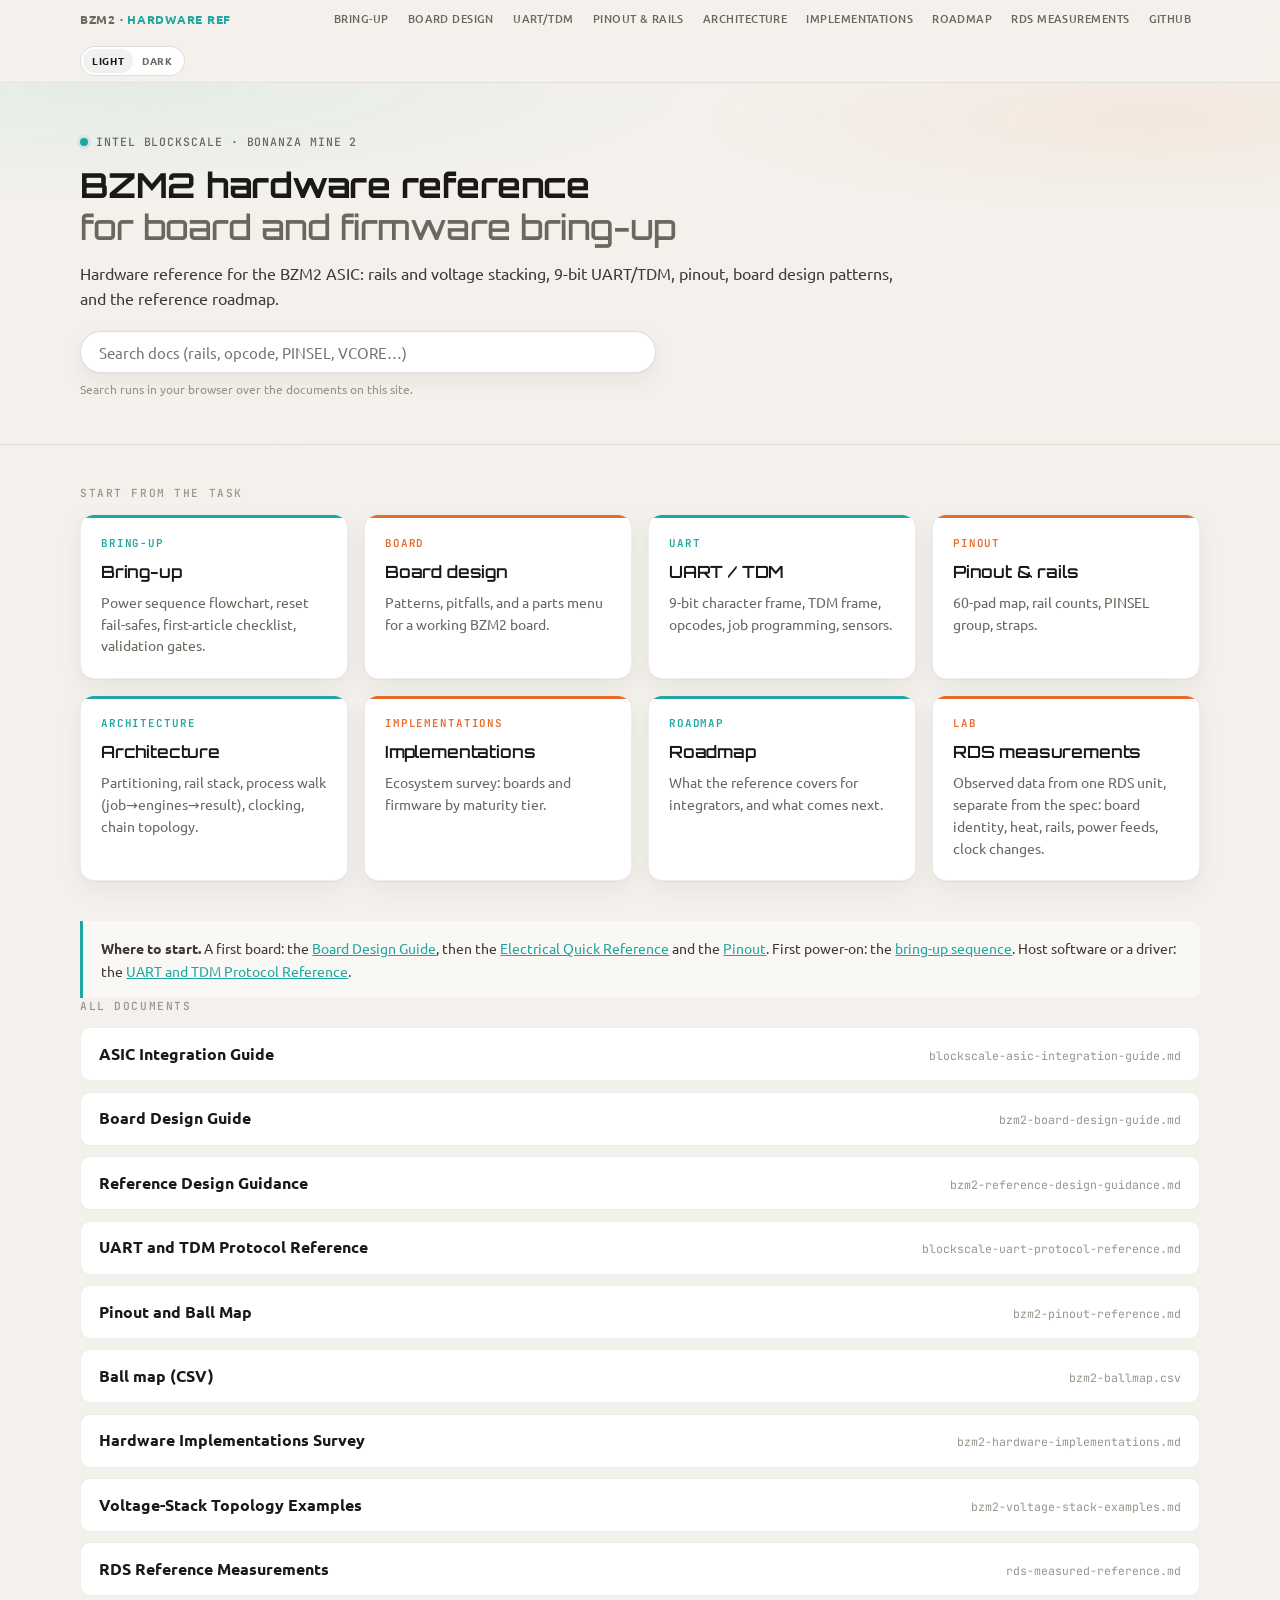
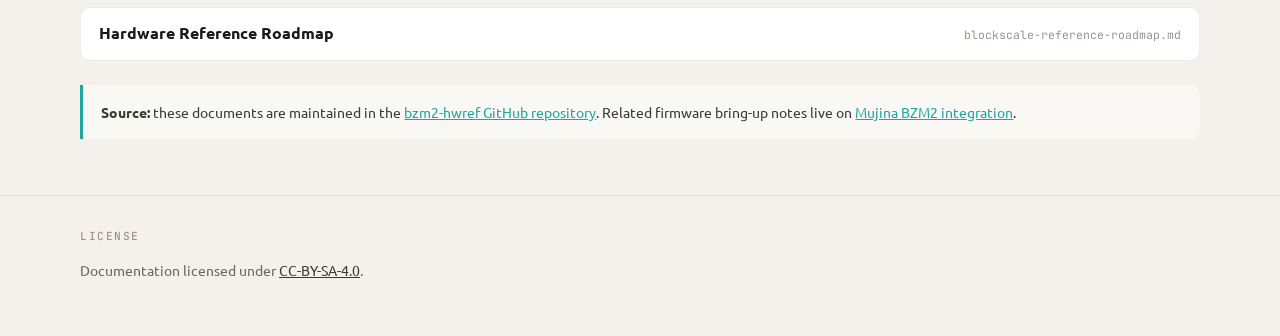
<file: site/index.html>
<!DOCTYPE html>
<html lang="en">
<head>
  <meta charset="utf-8" />
  <meta name="viewport" content="width=device-width, initial-scale=1" />
  <title>BZM2 Hardware Reference</title>
  <meta name="description" content="Task-oriented hardware reference for the Intel Blockscale BZM2 (Bonanza Mine 2) ASIC: bring-up, board design, UART/TDM, pinout, architecture." />
  <link rel="preconnect" href="https://fonts.googleapis.com" />
  <link rel="preconnect" href="https://fonts.gstatic.com" crossorigin />
  <link href="https://fonts.googleapis.com/css2?family=Orbitron:wght@500;600;700&family=Ubuntu:ital,wght@0,300;0,400;0,500;0,700;1,400&family=JetBrains+Mono:wght@400;500;600;700&display=swap" rel="stylesheet" />
  <link rel="stylesheet" href="css/theme.css" />
  <link rel="stylesheet" href="css/styles.css" />
  <script src="js/theme.js"></script>
</head>
<body>
  <nav class="site-nav" aria-label="Section navigation">
    <div class="inner">
      <a class="nav-brand" href="./">BZM2 · <span class="accent">hardware ref</span></a>
      <button type="button" class="nav-menu-toggle" id="nav-menu-toggle" aria-expanded="false" aria-controls="nav-links" aria-label="Open section menu">Menu</button>
      <div class="nav-links" id="nav-links">
        <a href="doc.html?doc=integration#power-up-and-bring-up-sequence" data-task="bring-up">Bring-up</a>
        <a href="doc.html?doc=board" data-task="board">Board design</a>
        <a href="doc.html?doc=uart" data-task="uart">UART/TDM</a>
        <a href="doc.html?doc=pinout" data-task="pinout">Pinout &amp; rails</a>
        <a href="doc.html?doc=integration#asic-at-a-glance" data-task="architecture">Architecture</a>
        <a href="doc.html?doc=implementations" data-task="implementations">Implementations</a>
        <a href="doc.html?doc=roadmap" data-task="roadmap">Roadmap</a>
        <a href="doc.html?doc=rds-measured" data-task="lab">RDS measurements</a>
        <a href="https://github.com/Blockscale-Solutions/bzm2-hwref" rel="noopener noreferrer">GitHub</a>
      </div>
      <div class="theme-toggle" data-theme-toggle role="group" aria-label="Color theme">
        <button type="button" data-theme-value="light">Light</button>
        <button type="button" data-theme-value="dark">Dark</button>
      </div>
    </div>
  </nav>

  <header class="hero">
    <div class="wrap">
      <p class="eyebrow"><span class="dot" aria-hidden="true"></span> Intel Blockscale · Bonanza Mine 2</p>
      <h1>BZM2 hardware reference<br /><span class="t-muted">for board and firmware bring-up</span></h1>
      <p class="hero-sub">
        Hardware reference for the BZM2 ASIC: rails and voltage stacking, 9-bit UART/TDM,
        pinout, board design patterns, and the reference roadmap.
      </p>
      <div class="search-bar" role="search">
        <label class="visually-hidden" for="site-search" style="position:absolute;left:-9999px">Search documentation</label>
        <input id="site-search" type="search" placeholder="Search docs (rails, opcode, PINSEL, VCORE…)" autocomplete="off" />
      </div>
      <p class="search-hint">Search runs in your browser over the documents on this site.</p>
      <div id="search-results" class="search-results" role="listbox" aria-label="Search results"></div>
    </div>
  </header>

  <main class="wrap hub">
    <p class="section-label">Start from the task</p>
    <div id="task-grid" class="task-grid" aria-label="Task-oriented navigation"></div>

    <div class="callout">
      <strong>Where to start.</strong>
      A first board: the <a href="doc.html?doc=board">Board Design Guide</a>, then the
      <a href="doc.html?doc=integration#electrical-quick-reference-per-asic">Electrical Quick Reference</a> and the
      <a href="doc.html?doc=pinout">Pinout</a>.
      First power-on: the <a href="doc.html?doc=integration#power-up-and-bring-up-sequence">bring-up sequence</a>.
      Host software or a driver: the <a href="doc.html?doc=uart">UART and TDM Protocol Reference</a>.
    </div>

    <p class="section-label">All documents</p>
    <div id="doc-list" class="doc-list" aria-label="Document list"></div>

    <div class="callout">
      <strong>Source:</strong> these documents are maintained in the
      <a href="https://github.com/Blockscale-Solutions/bzm2-hwref">bzm2-hwref GitHub repository</a>.
      Related firmware bring-up notes live on
      <a href="https://blockscale-solutions.github.io/mujina-bzm2-integration/">Mujina BZM2 integration</a>.
    </div>
  </main>

  <footer class="site-footer">
    <div class="wrap">
      <p class="section-label">License</p>
      <p>Documentation licensed under <a href="https://github.com/Blockscale-Solutions/bzm2-hwref/blob/main/LICENSE">CC-BY-SA-4.0</a>.</p>
    </div>
  </footer>

  <script src="js/app.js"></script>
</body>
</html>
</file>
<file: site/css/theme.css>
/* bzm2-hwref — light/dark theme tokens + chrome
 * Visual family: Ubuntu + Orbitron + JetBrains Mono (shared with Mujina site).
 * Usage: <html data-theme="light|dark"> via site/js/theme.js
 *        localStorage key: hwref-theme
 */

:root {
  --bg: #f4f1ec;
  --bg-elevated: #faf8f5;
  --surface: #ffffff;
  --ink: #1a1917;
  --ink-soft: #3d3a36;
  --muted: #6b665e;
  --faint: #9a948a;
  --line: rgba(26, 25, 23, 0.08);
  --line-strong: rgba(26, 25, 23, 0.14);
  --shadow: 0 1px 2px rgba(26, 25, 23, 0.04), 0 8px 24px rgba(26, 25, 23, 0.06);
  --shadow-card: 0 1px 3px rgba(26, 25, 23, 0.05), 0 12px 32px rgba(26, 25, 23, 0.07);

  --accent-warm: #E86A2B;
  --accent-warm-soft: rgba(232, 106, 43, 0.12);
  --accent-warm-mid: rgba(232, 106, 43, 0.22);
  --accent-cool: #1FA6A0;
  --accent-cool-soft: rgba(31, 166, 160, 0.12);
  --accent-cool-mid: rgba(31, 166, 160, 0.22);

  --wash-warm: rgba(232, 106, 43, 0.07);
  --wash-cool: rgba(31, 166, 160, 0.07);
  --nav-bg: rgba(244, 241, 236, 0.82);
  --hover-fill: rgba(26, 25, 23, 0.06);
  --code-bg: rgba(26, 25, 23, 0.06);
  --ink-inverse: #f4f1ec;

  --font: "Ubuntu", ui-sans-serif, system-ui, -apple-system, sans-serif;
  --display: "Orbitron", ui-sans-serif, system-ui, sans-serif;
  --mono: "JetBrains Mono", ui-monospace, SFMono-Regular, Menlo, monospace;
  --radius: 14px;
  --radius-sm: 10px;
  --radius-pill: 999px;
  --max: 1120px;
  --ease: cubic-bezier(0.22, 1, 0.36, 1);
  color-scheme: light;
}

html[data-theme="dark"] {
  color-scheme: dark;
  --bg: #0e1114;
  --bg-elevated: #1c2329;
  --surface: #151a1f;
  --ink: #d6dde3;
  --ink-soft: #b8c2ca;
  --muted: #7a8792;
  --faint: #556069;
  --line: rgba(214, 221, 227, 0.1);
  --line-strong: rgba(214, 221, 227, 0.16);
  --shadow: 0 1px 2px rgba(0, 0, 0, 0.35), 0 8px 24px rgba(0, 0, 0, 0.45);
  --shadow-card: 0 1px 3px rgba(0, 0, 0, 0.4), 0 12px 32px rgba(0, 0, 0, 0.5);

  --accent-warm: #E86A2B;
  --accent-warm-soft: rgba(232, 106, 43, 0.18);
  --accent-warm-mid: rgba(232, 106, 43, 0.32);
  --accent-cool: #2dd4bf;
  --accent-cool-soft: rgba(45, 212, 191, 0.14);
  --accent-cool-mid: rgba(45, 212, 191, 0.28);

  --wash-warm: rgba(232, 106, 43, 0.09);
  --wash-cool: rgba(45, 212, 191, 0.08);
  --nav-bg: rgba(14, 17, 20, 0.88);
  --hover-fill: rgba(214, 221, 227, 0.08);
  --code-bg: rgba(214, 221, 227, 0.08);
  --ink-inverse: #0e1114;
}

@media (prefers-color-scheme: dark) {
  html:not([data-theme="light"]):not([data-theme="dark"]) {
    color-scheme: dark;
    --bg: #0e1114;
    --bg-elevated: #1c2329;
    --surface: #151a1f;
    --ink: #d6dde3;
    --ink-soft: #b8c2ca;
    --muted: #7a8792;
    --faint: #556069;
    --line: rgba(214, 221, 227, 0.1);
    --line-strong: rgba(214, 221, 227, 0.16);
    --shadow: 0 1px 2px rgba(0, 0, 0, 0.35), 0 8px 24px rgba(0, 0, 0, 0.45);
    --shadow-card: 0 1px 3px rgba(0, 0, 0, 0.4), 0 12px 32px rgba(0, 0, 0, 0.5);
    --accent-cool: #2dd4bf;
    --accent-cool-soft: rgba(45, 212, 191, 0.14);
    --accent-cool-mid: rgba(45, 212, 191, 0.28);
    --nav-bg: rgba(14, 17, 20, 0.88);
    --hover-fill: rgba(214, 221, 227, 0.08);
    --code-bg: rgba(214, 221, 227, 0.08);
    --ink-inverse: #0e1114;
  }
}

.site-nav {
  position: sticky;
  top: 0;
  z-index: 50;
  backdrop-filter: blur(14px) saturate(1.2);
  -webkit-backdrop-filter: blur(14px) saturate(1.2);
  background: var(--nav-bg);
  border-bottom: 1px solid var(--line);
}

.site-nav .inner {
  display: flex;
  align-items: center;
  justify-content: space-between;
  gap: 0.75rem;
  min-height: 52px;
  width: min(100% - 2.5rem, var(--max));
  margin-inline: auto;
  padding: 0.35rem 0;
  flex-wrap: wrap;
}

.nav-brand {
  font-size: 0.78rem;
  font-weight: 600;
  letter-spacing: 0.06em;
  text-transform: uppercase;
  color: var(--muted);
  white-space: nowrap;
  text-decoration: none;
}
.nav-brand span.accent { color: var(--accent-cool); }

.nav-links {
  display: flex;
  align-items: center;
  gap: 0.1rem;
  overflow-x: auto;
  scrollbar-width: none;
  flex: 1 1 auto;
  min-width: 0;
  justify-content: flex-end;
}
.nav-links::-webkit-scrollbar { display: none; }

.nav-links a {
  font-size: 0.68rem;
  font-weight: 500;
  letter-spacing: 0.04em;
  text-transform: uppercase;
  text-decoration: none;
  color: var(--muted);
  padding: 0.35rem 0.55rem;
  border-radius: var(--radius-pill);
  white-space: nowrap;
  transition: color 0.2s var(--ease), background 0.2s var(--ease);
}
.nav-links a:hover,
.nav-links a.active,
.nav-links a[aria-current="page"] {
  color: var(--ink);
  background: var(--hover-fill);
}

.theme-toggle {
  display: inline-flex;
  align-items: center;
  flex-shrink: 0;
  border: 1px solid var(--line-strong);
  border-radius: var(--radius-pill);
  background: var(--surface);
  padding: 0.15rem;
}
.theme-toggle button {
  font-family: var(--font);
  font-size: 0.65rem;
  font-weight: 600;
  letter-spacing: 0.06em;
  text-transform: uppercase;
  color: var(--muted);
  background: transparent;
  border: none;
  border-radius: var(--radius-pill);
  padding: 0.28rem 0.55rem;
  cursor: pointer;
}
.theme-toggle button[aria-pressed="true"] {
  color: var(--ink);
  background: var(--hover-fill);
}
.theme-toggle button:focus-visible {
  outline: 2px solid var(--accent-cool);
  outline-offset: 1px;
}

.nav-menu-toggle {
  display: none;
  font-family: var(--font);
  font-size: 0.65rem;
  font-weight: 600;
  letter-spacing: 0.06em;
  text-transform: uppercase;
  color: var(--muted);
  background: var(--surface);
  border: 1px solid var(--line-strong);
  border-radius: var(--radius-pill);
  padding: 0.32rem 0.7rem;
  cursor: pointer;
  flex-shrink: 0;
}
.nav-menu-toggle:hover,
.nav-menu-toggle[aria-expanded="true"] {
  color: var(--ink);
  background: var(--hover-fill);
}
.nav-menu-toggle:focus-visible {
  outline: 2px solid var(--accent-cool);
  outline-offset: 1px;
}

@media (max-width: 840px) {
  .nav-brand { display: none; }
  .site-nav .inner {
    flex-wrap: nowrap;
  }
  .nav-menu-toggle {
    display: inline-flex;
    align-items: center;
    margin-left: auto;
  }
  .nav-links {
    display: none;
    position: absolute;
    top: calc(100% + 1px);
    left: 0;
    right: 0;
    z-index: 45;
    flex-direction: column;
    align-items: stretch;
    justify-content: flex-start;
    gap: 0.15rem;
    padding: 0.65rem 0.85rem 0.85rem;
    background: var(--nav-bg);
    backdrop-filter: blur(14px) saturate(1.2);
    -webkit-backdrop-filter: blur(14px) saturate(1.2);
    border-bottom: 1px solid var(--line);
    box-shadow: var(--shadow);
    overflow: visible;
    flex: none;
    max-height: min(70vh, 420px);
    overflow-y: auto;
  }
  .nav-links.is-open {
    display: flex;
  }
  .nav-links a {
    white-space: normal;
    padding: 0.5rem 0.65rem;
  }
  .site-nav {
    position: sticky;
  }
}

html { scroll-padding-top: 72px; }
</file>
<file: site/css/styles.css>
*, *::before, *::after { box-sizing: border-box; }
html, body { margin: 0; padding: 0; }
body {
  font-family: var(--font);
  font-size: 16px;
  line-height: 1.55;
  color: var(--ink);
  background: var(--bg);
  min-height: 100vh;
}
a { color: var(--accent-cool); }
a:hover { text-decoration: underline; }

.wrap {
  width: min(100% - 2.5rem, var(--max));
  margin-inline: auto;
}

.hero {
  padding: 2.75rem 0 2rem;
  background:
    radial-gradient(ellipse 80% 60% at 10% 0%, var(--wash-cool), transparent 55%),
    radial-gradient(ellipse 70% 50% at 90% 10%, var(--wash-warm), transparent 50%);
  border-bottom: 1px solid var(--line);
}
.eyebrow {
  display: inline-flex;
  align-items: center;
  gap: 0.5rem;
  font-family: var(--mono);
  font-size: 0.72rem;
  font-weight: 500;
  letter-spacing: 0.08em;
  text-transform: uppercase;
  color: var(--muted);
  margin: 0 0 0.85rem;
}
.eyebrow .dot {
  width: 8px; height: 8px; border-radius: 50%;
  background: var(--accent-cool);
  box-shadow: 0 0 0 3px var(--accent-cool-soft);
}
.hero h1 {
  font-family: var(--display);
  font-size: clamp(1.55rem, 3.5vw, 2.15rem);
  font-weight: 700;
  letter-spacing: -0.015em;
  line-height: 1.2;
  margin: 0 0 0.85rem;
}
.t-muted { color: var(--muted); font-weight: 500; }
.hero-sub {
  max-width: 52rem;
  color: var(--ink-soft);
  margin: 0 0 1.25rem;
  font-size: 1.02rem;
}

.search-bar {
  display: flex;
  gap: 0.5rem;
  max-width: 36rem;
  position: relative;
}
.search-bar input {
  flex: 1;
  font-family: var(--font);
  font-size: 0.95rem;
  color: var(--ink);
  background: var(--surface);
  border: 1px solid var(--line-strong);
  border-radius: var(--radius-pill);
  padding: 0.65rem 1.1rem;
  box-shadow: var(--shadow);
  outline: none;
}
.search-bar input:focus {
  border-color: var(--accent-cool);
  box-shadow: 0 0 0 3px var(--accent-cool-soft);
}
.search-hint {
  font-size: 0.78rem;
  color: var(--faint);
  margin-top: 0.45rem;
}

.search-results {
  display: none;
  margin-top: 0.75rem;
  background: var(--surface);
  border: 1px solid var(--line);
  border-radius: var(--radius);
  box-shadow: var(--shadow-card);
  max-height: 22rem;
  overflow: auto;
}
.search-results.open { display: block; }
.search-results a {
  display: block;
  padding: 0.7rem 1rem;
  text-decoration: none;
  color: var(--ink);
  border-bottom: 1px solid var(--line);
}
.search-results a:last-child { border-bottom: none; }
.search-results a:hover { background: var(--hover-fill); }
.search-results .sr-title {
  font-weight: 600;
  font-size: 0.9rem;
}
.search-results .sr-meta {
  font-family: var(--mono);
  font-size: 0.7rem;
  color: var(--muted);
  margin-top: 0.15rem;
}
.search-results .sr-snip {
  font-size: 0.8rem;
  color: var(--ink-soft);
  margin-top: 0.25rem;
}
.search-results mark {
  background: var(--accent-warm-soft);
  color: inherit;
  padding: 0 0.1em;
}

.section-label {
  font-family: var(--mono);
  font-size: 0.7rem;
  font-weight: 500;
  letter-spacing: 0.14em;
  text-transform: uppercase;
  color: var(--faint);
  margin: 0 0 0.75rem;
}

main.hub { padding: 2.5rem 0 3.5rem; }

.task-grid {
  display: grid;
  grid-template-columns: repeat(auto-fill, minmax(240px, 1fr));
  gap: 1rem;
  margin-bottom: 2.5rem;
}
.task-card {
  display: flex;
  flex-direction: column;
  gap: 0.45rem;
  background: var(--surface);
  border: 1px solid var(--line);
  border-radius: var(--radius);
  padding: 1.2rem 1.25rem 1.3rem;
  box-shadow: var(--shadow);
  text-decoration: none;
  color: inherit;
  transition: border-color 0.2s var(--ease), transform 0.2s var(--ease);
  position: relative;
  overflow: hidden;
}
.task-card::before {
  content: "";
  position: absolute;
  top: 0; left: 0; right: 0;
  height: 3px;
  background: var(--accent-cool);
}
.task-card.warm::before { background: var(--accent-warm); }
.task-card:hover {
  border-color: var(--line-strong);
  transform: translateY(-1px);
  text-decoration: none;
}
.task-card .task-id {
  font-family: var(--mono);
  font-size: 0.68rem;
  font-weight: 600;
  letter-spacing: 0.08em;
  text-transform: uppercase;
  color: var(--accent-cool);
}
.task-card.warm .task-id { color: var(--accent-warm); }
.task-card h2 {
  font-family: var(--display);
  font-size: 1.05rem;
  font-weight: 600;
  letter-spacing: -0.01em;
  margin: 0;
}
.task-card p {
  margin: 0;
  font-size: 0.88rem;
  color: var(--muted);
  flex: 1;
}
.task-card .task-src {
  font-family: var(--mono);
  font-size: 0.68rem;
  color: var(--faint);
  margin-top: 0.35rem;
}

.doc-list {
  display: grid;
  gap: 0.65rem;
}
.doc-row {
  display: flex;
  flex-wrap: wrap;
  align-items: baseline;
  gap: 0.5rem 1rem;
  background: var(--surface);
  border: 1px solid var(--line);
  border-radius: var(--radius-sm);
  padding: 0.85rem 1.1rem;
  text-decoration: none;
  color: inherit;
}
.doc-row:hover { background: var(--hover-fill); text-decoration: none; }
.doc-row .doc-title { font-weight: 600; flex: 1 1 12rem; }
.doc-row .doc-file {
  font-family: var(--mono);
  font-size: 0.72rem;
  color: var(--faint);
}

.callout {
  margin: 1.5rem 0 0;
  padding: 1rem 1.15rem;
  background: var(--bg-elevated);
  border-left: 3px solid var(--accent-cool);
  border-radius: 0 var(--radius-sm) var(--radius-sm) 0;
  font-size: 0.9rem;
  color: var(--ink-soft);
}

.site-footer {
  border-top: 1px solid var(--line);
  padding: 2rem 0 2.5rem;
  color: var(--muted);
  font-size: 0.88rem;
}
.site-footer a { color: var(--ink-soft); }

/* Document viewer */
.doc-layout {
  display: grid;
  grid-template-columns: minmax(0, 1fr);
  gap: 1.5rem;
  padding: 1.5rem 0 3rem;
}
@media (min-width: 960px) {
  .doc-layout {
    grid-template-columns: 220px minmax(0, 1fr);
    align-items: start;
  }
}

.doc-head {
  display: flex;
  flex-wrap: wrap;
  gap: 0.5rem 1rem;
  align-items: center;
  margin-bottom: 1.25rem;
}

.toc-toggle {
  display: none;
  font-family: var(--font);
  font-size: 0.72rem;
  font-weight: 600;
  letter-spacing: 0.06em;
  text-transform: uppercase;
  color: var(--ink);
  background: var(--surface);
  border: 1px solid var(--line-strong);
  border-radius: var(--radius-pill);
  padding: 0.35rem 0.85rem;
  cursor: pointer;
  transition: color 0.2s var(--ease), background 0.2s var(--ease), border-color 0.2s var(--ease);
}
.toc-toggle:hover {
  background: var(--hover-fill);
}
.toc-toggle:focus-visible {
  outline: 2px solid var(--accent-cool);
  outline-offset: 2px;
}
.toc-toggle[aria-expanded="true"] {
  color: var(--accent-cool);
  border-color: var(--accent-cool-mid);
  background: var(--accent-cool-soft);
}

.toc-backdrop {
  display: none;
  position: fixed;
  inset: 0;
  z-index: 55;
  background: rgba(14, 17, 20, 0.45);
  border: none;
  padding: 0;
  cursor: pointer;
}
.toc-backdrop.is-open {
  display: block;
}

.doc-toc {
  background: var(--surface);
  border: 1px solid var(--line);
  border-radius: var(--radius);
  padding: 0.9rem 1rem;
  font-size: 0.8rem;
}
.doc-toc .toc-label {
  font-family: var(--mono);
  font-size: 0.65rem;
  letter-spacing: 0.1em;
  text-transform: uppercase;
  color: var(--faint);
  margin-bottom: 0.5rem;
}
.doc-toc a {
  display: block;
  color: var(--ink-soft);
  text-decoration: none;
  padding: 0.2rem 0;
  border-left: 2px solid transparent;
  padding-left: 0.55rem;
  margin-left: -0.1rem;
}
.doc-toc a:hover { color: var(--ink); }
.doc-toc a.depth-3 { font-size: 0.75rem; opacity: 0.9; padding-left: 1.1rem; }
.doc-toc a.active {
  color: var(--accent-cool);
  border-left-color: var(--accent-cool);
}

/* Sticky side TOC only when two-column layout is active */
@media (min-width: 960px) {
  .doc-toc {
    position: sticky;
    top: 68px;
    max-height: calc(100vh - 80px);
    overflow: auto;
  }
  .toc-toggle,
  .toc-backdrop {
    display: none !important;
  }
}

/* Mid/narrow: drawer TOC — closed by default, no sticky overlay */
@media (max-width: 959px) {
  .doc-layout {
    display: block;
  }
  .toc-toggle {
    display: inline-flex;
    align-items: center;
  }
  .toc-toggle[hidden] {
    display: none !important;
  }
  .doc-toc {
    position: fixed;
    top: 0;
    right: 0;
    bottom: 0;
    z-index: 60;
    width: min(300px, 88vw);
    max-height: none;
    overflow: auto;
    border-radius: 0;
    border: none;
    border-left: 1px solid var(--line);
    box-shadow: var(--shadow-card);
    padding: 1.25rem 1.1rem 2rem;
    transform: translateX(100%);
    visibility: hidden;
    pointer-events: none;
    /* Delay hiding visibility until slide-out finishes; show immediately on open */
    transition: transform 0.25s var(--ease), visibility 0s linear 0.25s;
  }
  .doc-toc[hidden] {
    display: none !important;
  }
  .doc-toc.is-open {
    display: block;
    transform: translateX(0);
    visibility: visible;
    pointer-events: auto;
    transition: transform 0.25s var(--ease), visibility 0s;
  }
  body.toc-drawer-open {
    overflow: hidden;
  }
}

.doc-meta {
  display: flex;
  flex-wrap: wrap;
  gap: 0.5rem 1rem;
  align-items: center;
  margin: 0;
  flex: 1 1 auto;
  min-width: 0;
}
.doc-meta .chip {
  font-family: var(--mono);
  font-size: 0.68rem;
  font-weight: 500;
  color: var(--ink-soft);
  background: var(--surface);
  border: 1px solid var(--line-strong);
  border-radius: var(--radius-pill);
  padding: 0.3rem 0.75rem;
}
.doc-meta a.raw {
  font-size: 0.8rem;
  color: var(--muted);
}

.prose {
  background: var(--surface);
  border: 1px solid var(--line);
  border-radius: var(--radius);
  padding: 1.5rem 1.6rem 2rem;
  box-shadow: var(--shadow);
  overflow-x: auto;
}
.prose > :first-child { margin-top: 0; }
.prose h1 {
  font-family: var(--display);
  font-size: 1.55rem;
  font-weight: 700;
  letter-spacing: -0.015em;
  margin: 0 0 1rem;
  line-height: 1.25;
}
.prose h2 {
  font-family: var(--display);
  font-size: 1.2rem;
  font-weight: 600;
  margin: 2rem 0 0.75rem;
  padding-top: 0.5rem;
  border-top: 1px solid var(--line);
}
.prose h2:first-of-type { border-top: none; padding-top: 0; }
.prose h3 {
  font-size: 1.02rem;
  font-weight: 600;
  margin: 1.4rem 0 0.5rem;
  color: var(--ink-soft);
}
.prose p, .prose ul, .prose ol, .prose table { margin: 0 0 1rem; }
.prose img { max-width: 100%; height: auto; }
.prose li { margin: 0.25rem 0; }
.prose code {
  font-family: var(--mono);
  font-size: 0.86em;
  background: var(--code-bg);
  padding: 0.1em 0.35em;
  border-radius: 4px;
}
.prose pre {
  background: var(--bg-elevated);
  border: 1px solid var(--line);
  border-radius: var(--radius-sm);
  padding: 0.9rem 1rem;
  overflow-x: auto;
  margin: 0 0 1rem;
}
.prose pre code {
  background: none;
  padding: 0;
  font-size: 0.82rem;
}
.prose table {
  width: 100%;
  border-collapse: collapse;
  font-size: 0.88rem;
}
.prose th, .prose td {
  border: 1px solid var(--line-strong);
  padding: 0.45rem 0.65rem;
  text-align: left;
  vertical-align: top;
}
.prose th {
  background: var(--bg-elevated);
  font-weight: 600;
  font-family: var(--mono);
  font-size: 0.75rem;
  letter-spacing: 0.04em;
  text-transform: uppercase;
}
.prose blockquote {
  margin: 0 0 1rem;
  padding: 0.65rem 1rem;
  border-left: 3px solid var(--accent-warm);
  background: var(--wash-warm);
  color: var(--ink-soft);
}
.prose hr {
  border: none;
  border-top: 1px solid var(--line);
  margin: 1.75rem 0;
}

.doc-error {
  padding: 2rem;
  color: var(--accent-warm);
  background: var(--accent-warm-soft);
  border-radius: var(--radius);
}

.csv-wrap { overflow-x: auto; }
.csv-wrap table { font-family: var(--mono); font-size: 0.78rem; }

@media (max-width: 720px) {
  .wrap { width: min(100% - 1.25rem, var(--max)); }
  .prose { padding: 1.1rem 1rem 1.5rem; }
}
</file>
